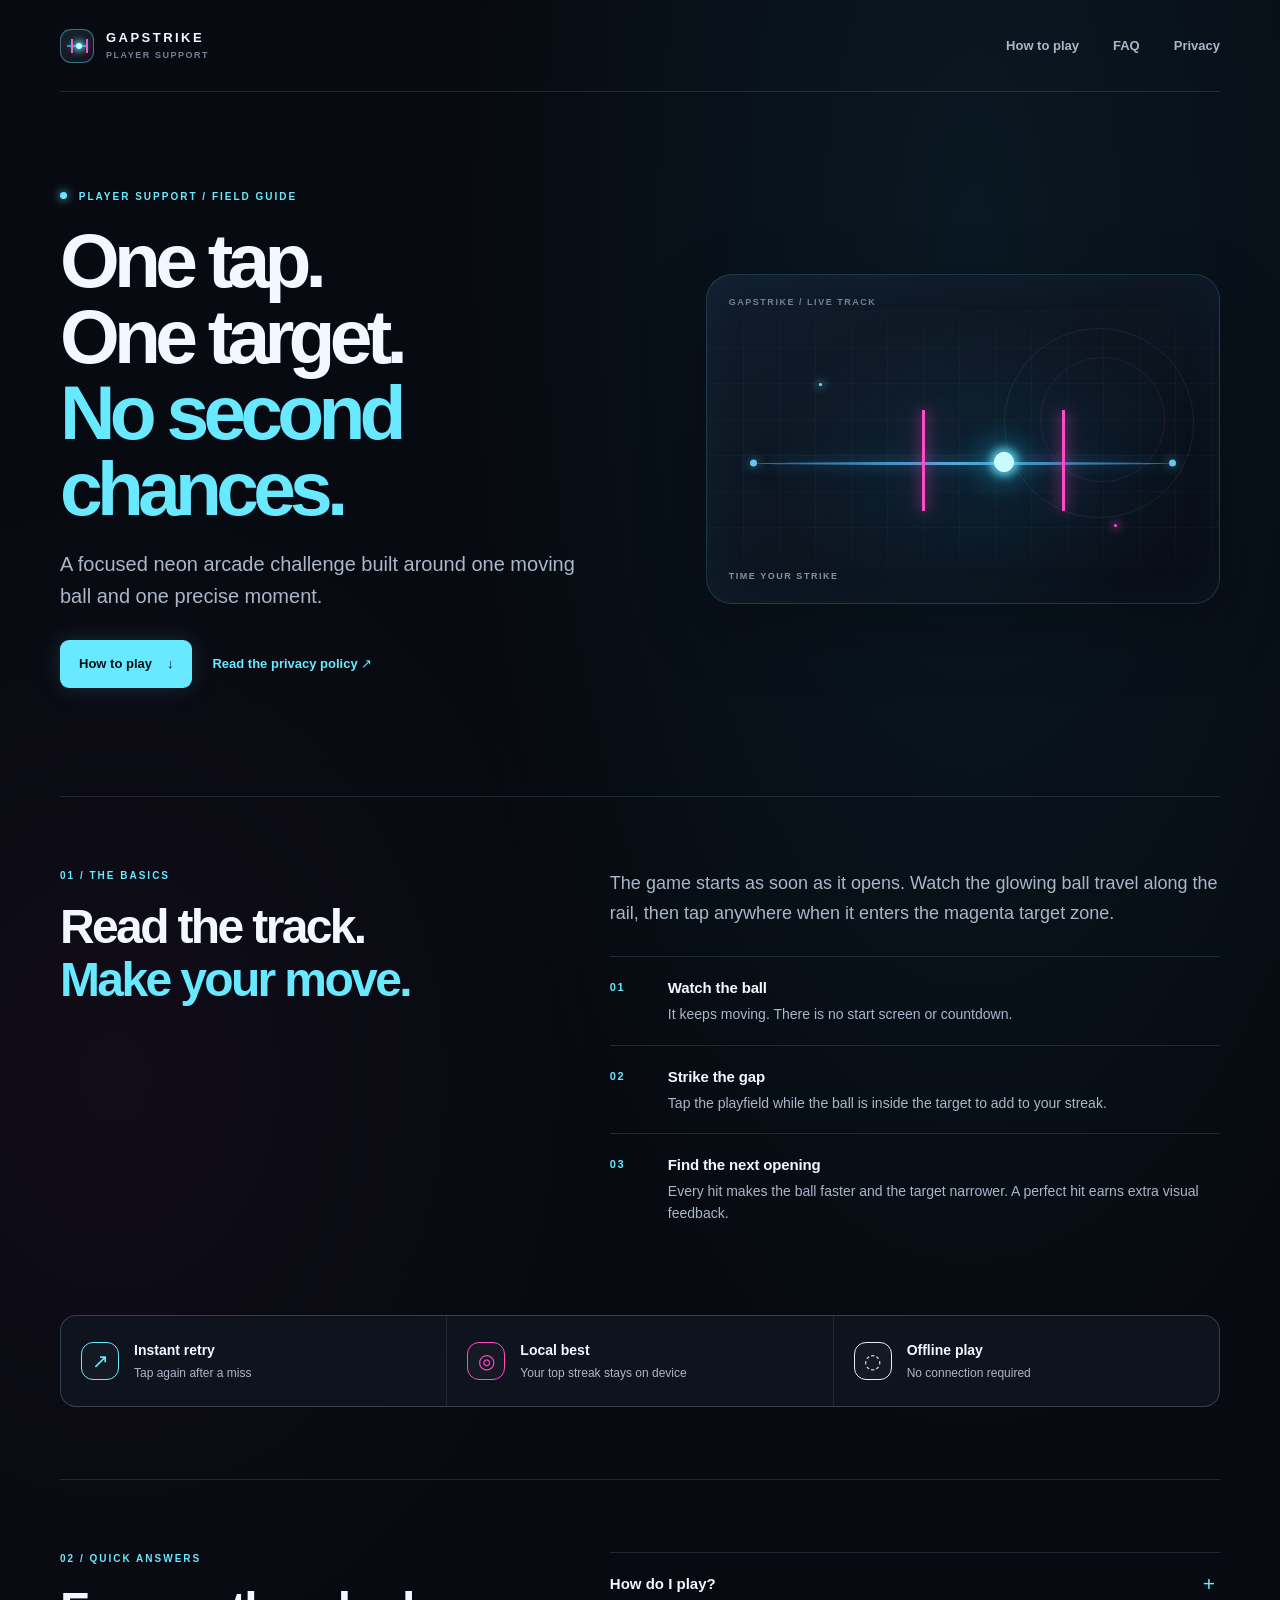
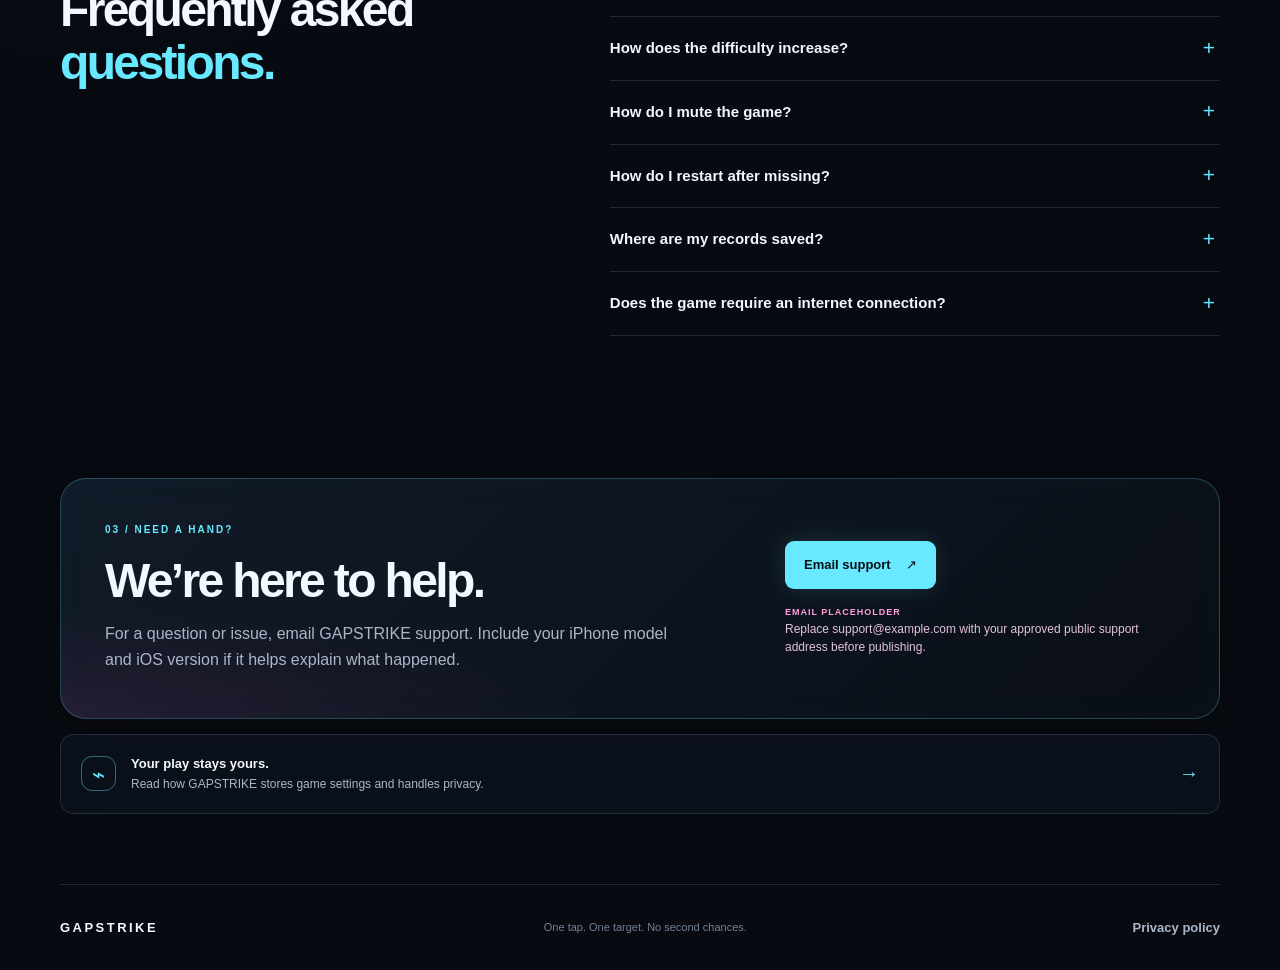
<file: index.html>
<!doctype html>
<html lang="en">
<head>
  <meta charset="utf-8">
  <meta name="viewport" content="width=device-width, initial-scale=1">
  <meta name="theme-color" content="#070a10">
  <meta name="description" content="GAPSTRIKE player support: how to play, game FAQs, and contact information.">
  <title>GAPSTRIKE — Player Support</title>
  <link rel="icon" href="favicon.svg" type="image/svg+xml">
  <link rel="stylesheet" href="styles.css">
</head>
<body>
  <a class="skip-link" href="#main">Skip to content</a>

  <header class="site-header">
    <a class="brand" href="index.html" aria-label="GAPSTRIKE support home">
      <span class="brand-mark" aria-hidden="true"><span></span></span>
      <span class="brand-copy"><strong>GAPSTRIKE</strong><small>PLAYER SUPPORT</small></span>
    </a>
    <nav class="site-nav" aria-label="Main navigation">
      <a href="#how-to-play">How to play</a>
      <a href="#faq">FAQ</a>
      <a href="privacy.html">Privacy</a>
    </nav>
  </header>

  <main id="main">
    <section class="hero wrap" aria-labelledby="hero-title">
      <div class="hero-copy">
        <p class="eyebrow"><span class="status-dot" aria-hidden="true"></span> PLAYER SUPPORT / FIELD GUIDE</p>
        <h1 id="hero-title">One tap.<br>One target.<br><span>No second chances.</span></h1>
        <p class="hero-lede">A focused neon arcade challenge built around one moving ball and one precise moment.</p>
        <div class="hero-actions">
          <a class="button button-primary" href="#how-to-play">How to play <span aria-hidden="true">↓</span></a>
          <a class="text-link" href="privacy.html">Read the privacy policy <span aria-hidden="true">↗</span></a>
        </div>
      </div>

      <div class="arena" aria-hidden="true">
        <span class="arena-label">GAPSTRIKE / LIVE TRACK</span>
        <span class="arena-orbit arena-orbit-one"></span>
        <span class="arena-orbit arena-orbit-two"></span>
        <span class="arena-rail"></span>
        <span class="arena-gate"></span>
        <span class="arena-ball"></span>
        <span class="arena-spark arena-spark-one"></span>
        <span class="arena-spark arena-spark-two"></span>
        <span class="arena-readout">TIME YOUR STRIKE</span>
      </div>
    </section>

    <section class="section wrap" id="how-to-play" aria-labelledby="play-title">
      <div class="section-heading">
        <p class="eyebrow">01 / THE BASICS</p>
        <h2 id="play-title">Read the track.<br><span>Make your move.</span></h2>
      </div>
      <div class="play-content">
        <p class="section-intro">The game starts as soon as it opens. Watch the glowing ball travel along the rail, then tap anywhere when it enters the magenta target zone.</p>
        <ol class="steps">
          <li><span class="step-number">01</span><div><h3>Watch the ball</h3><p>It keeps moving. There is no start screen or countdown.</p></div></li>
          <li><span class="step-number">02</span><div><h3>Strike the gap</h3><p>Tap the playfield while the ball is inside the target to add to your streak.</p></div></li>
          <li><span class="step-number">03</span><div><h3>Find the next opening</h3><p>Every hit makes the ball faster and the target narrower. A perfect hit earns extra visual feedback.</p></div></li>
        </ol>
      </div>
    </section>

    <section class="signal-strip wrap" aria-label="Game features">
      <div class="signal"><span class="signal-icon signal-icon-cyan" aria-hidden="true">↗</span><div><strong>Instant retry</strong><span>Tap again after a miss</span></div></div>
      <div class="signal"><span class="signal-icon signal-icon-magenta" aria-hidden="true">◎</span><div><strong>Local best</strong><span>Your top streak stays on device</span></div></div>
      <div class="signal"><span class="signal-icon signal-icon-white" aria-hidden="true">◌</span><div><strong>Offline play</strong><span>No connection required</span></div></div>
    </section>

    <section class="section wrap faq-section" id="faq" aria-labelledby="faq-title">
      <div class="section-heading">
        <p class="eyebrow">02 / QUICK ANSWERS</p>
        <h2 id="faq-title">Frequently asked<br><span>questions.</span></h2>
      </div>
      <div class="faq-list">
        <details>
          <summary>How do I play?</summary>
          <p>Tap anywhere on the playfield when the moving cyan ball is inside the magenta target zone. The run is already moving when the game opens.</p>
        </details>
        <details>
          <summary>How does the difficulty increase?</summary>
          <p>Each successful hit adds one to your streak, speeds up the ball, and makes the target gap smaller. A perfect hit is recognized near the center of the gap and gets extra visual feedback.</p>
        </details>
        <details>
          <summary>How do I mute the game?</summary>
          <p>Tap the speaker icon in the upper-right corner. It turns off synthesized game sounds; haptic feedback is controlled separately by iOS.</p>
        </details>
        <details>
          <summary>How do I restart after missing?</summary>
          <p>A miss ends the current run. Tap the playfield once to start again immediately—there is no menu or countdown.</p>
        </details>
        <details>
          <summary>Where are my records saved?</summary>
          <p>Your highest streak is saved in the app’s local iOS preferences on your device. GAPSTRIKE does not send the score to a developer server or provide an online leaderboard.</p>
        </details>
        <details>
          <summary>Does the game require an internet connection?</summary>
          <p>No. The game works offline and does not need an internet connection to play.</p>
        </details>
      </div>
    </section>

    <section class="contact-section wrap" id="support" aria-labelledby="support-title">
      <div class="contact-card">
        <div>
          <p class="eyebrow">03 / NEED A HAND?</p>
          <h2 id="support-title">We’re here to help.</h2>
          <p>For a question or issue, email GAPSTRIKE support. Include your iPhone model and iOS version if it helps explain what happened.</p>
        </div>
        <div class="contact-action">
          <a class="button button-primary email-link" href="mailto:support@example.com?subject=GAPSTRIKE%20Support">Email support <span aria-hidden="true">↗</span></a>
          <p class="placeholder-note"><strong>EMAIL PLACEHOLDER</strong><br>Replace support@example.com with your approved public support address before publishing.</p>
        </div>
      </div>
      <a class="privacy-callout" href="privacy.html"><span class="privacy-icon" aria-hidden="true">⌁</span><span><strong>Your play stays yours.</strong><small>Read how GAPSTRIKE stores game settings and handles privacy.</small></span><span class="callout-arrow" aria-hidden="true">→</span></a>
    </section>
  </main>

  <footer class="site-footer wrap">
    <a class="footer-brand" href="index.html">GAPSTRIKE</a>
    <span>One tap. One target. No second chances.</span>
    <a href="privacy.html">Privacy policy</a>
  </footer>
</body>
</html>
</file>
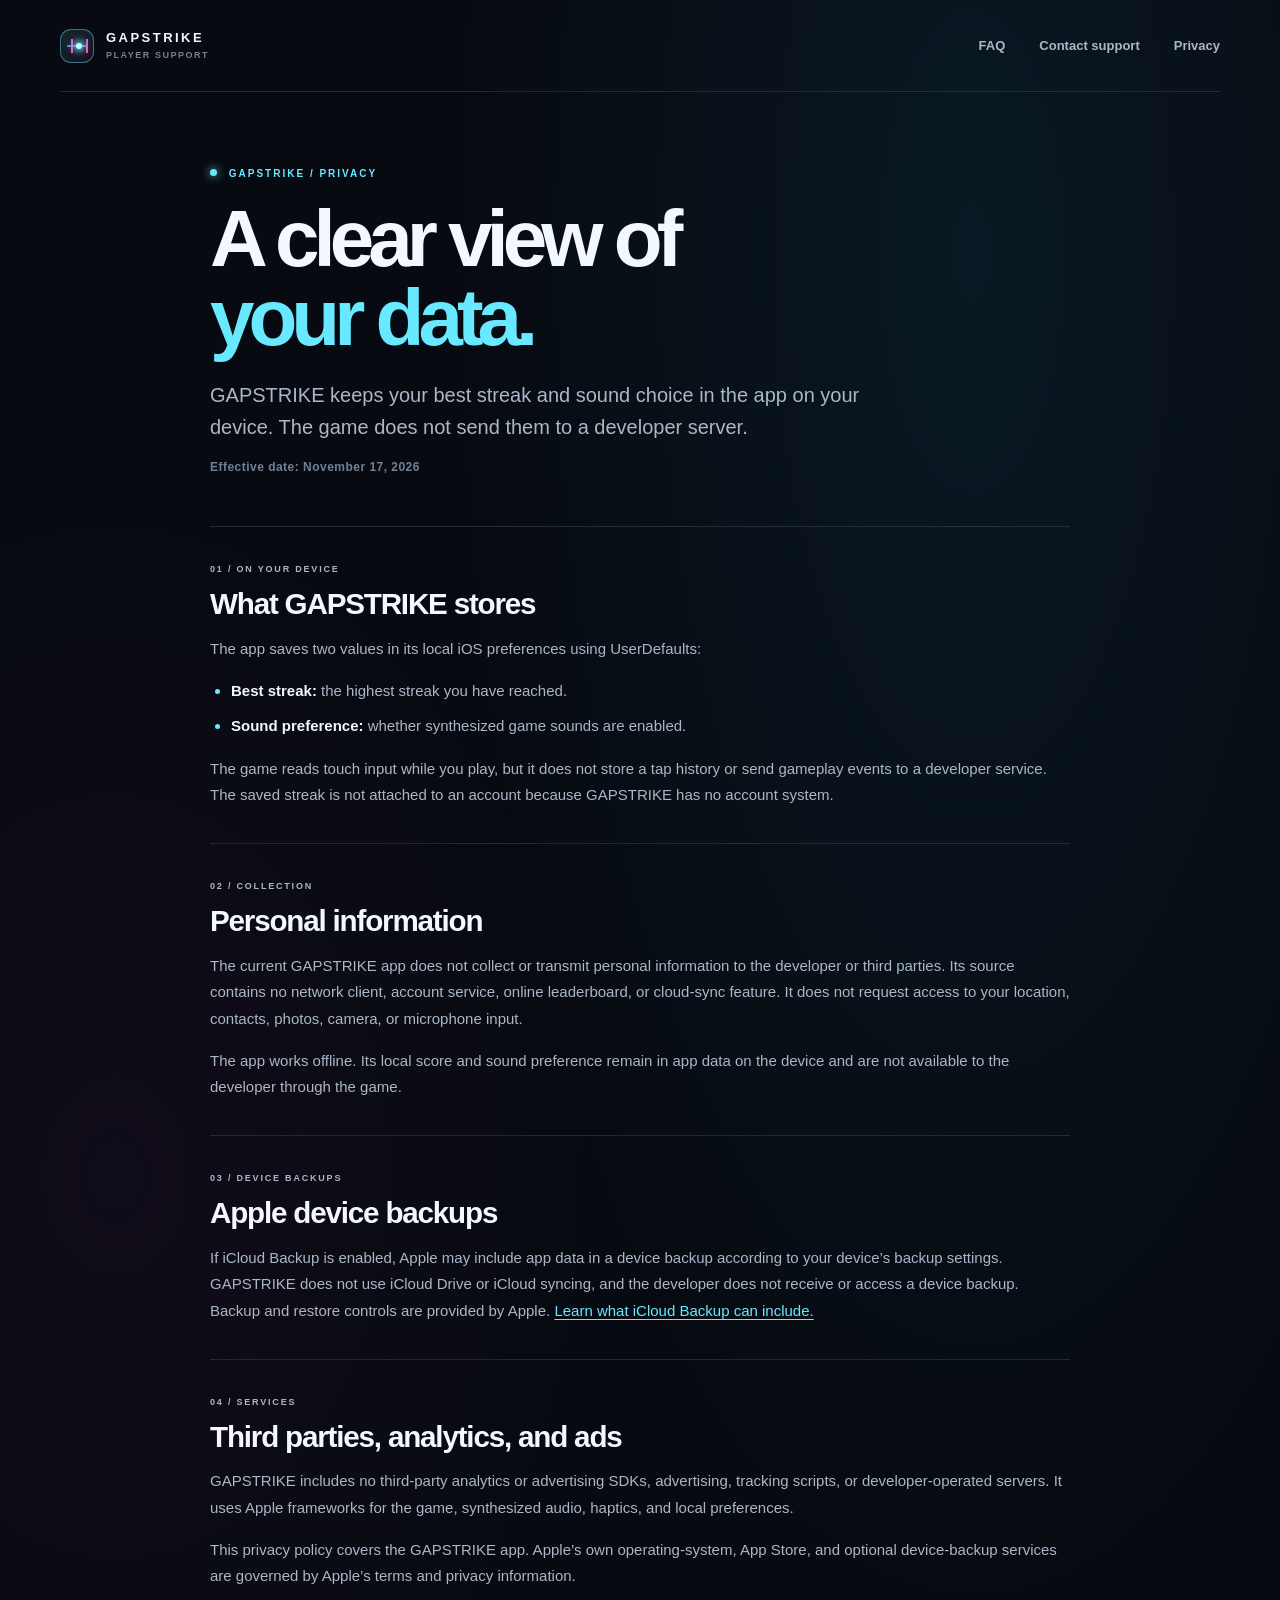
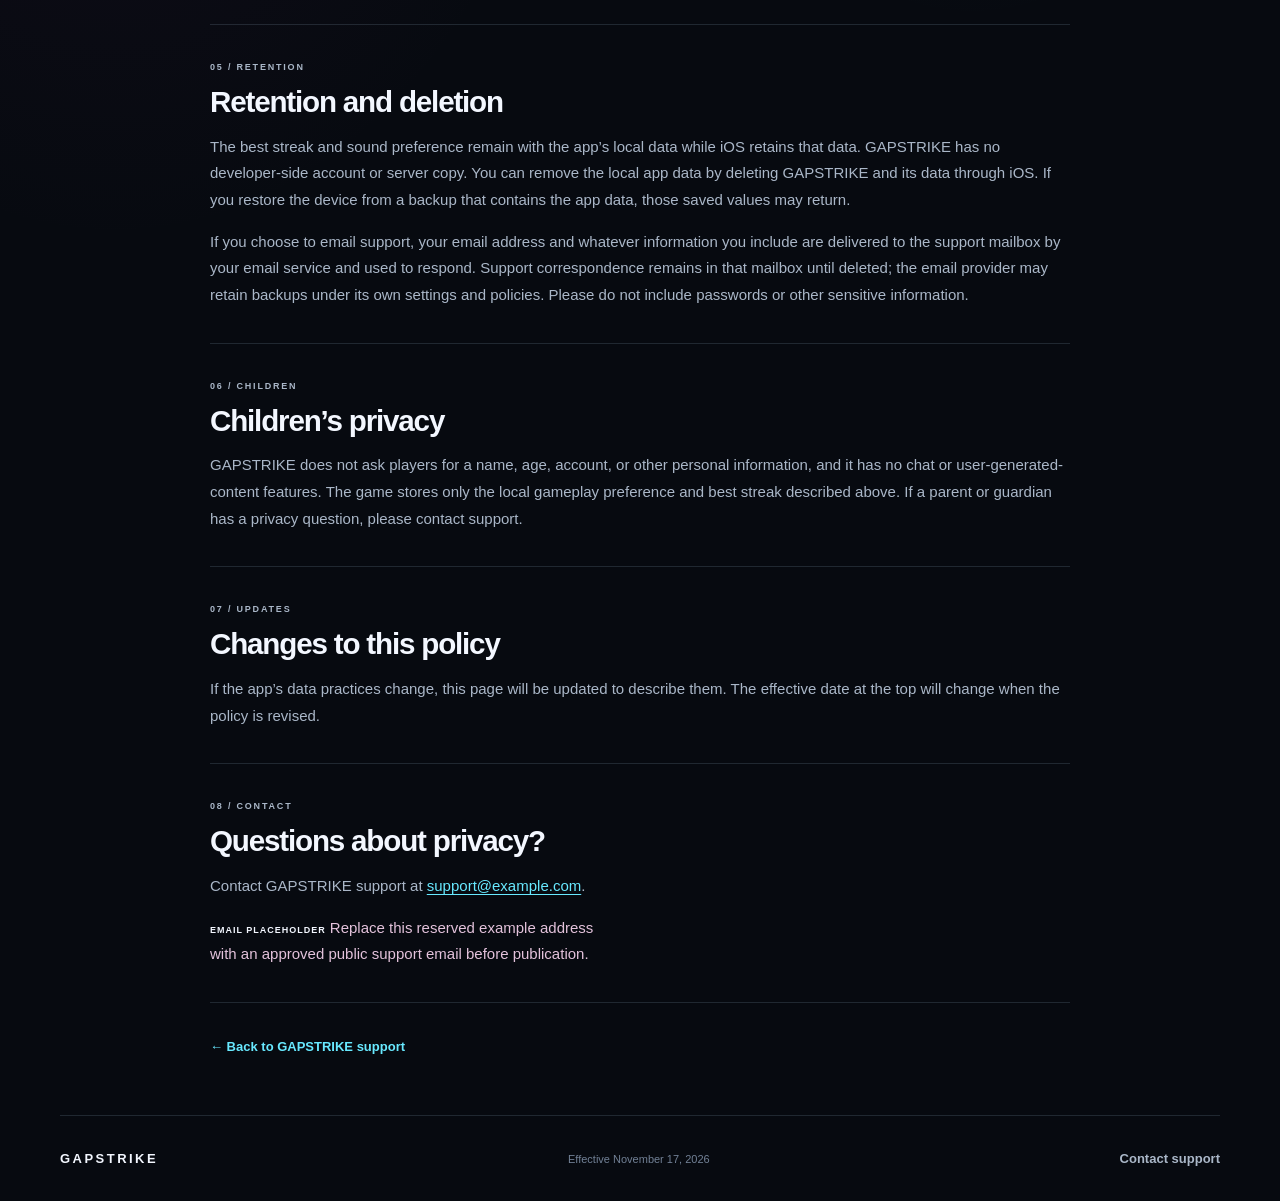
<file: privacy.html>
<!doctype html>
<html lang="en">
<head>
  <meta charset="utf-8">
  <meta name="viewport" content="width=device-width, initial-scale=1">
  <meta name="theme-color" content="#070a10">
  <meta name="description" content="GAPSTRIKE privacy policy. Learn what game information stays on your device and how to contact support.">
  <title>Privacy Policy — GAPSTRIKE</title>
  <link rel="icon" href="favicon.svg" type="image/svg+xml">
  <link rel="stylesheet" href="styles.css">
</head>
<body>
  <a class="skip-link" href="#main">Skip to content</a>

  <header class="site-header">
    <a class="brand" href="index.html" aria-label="GAPSTRIKE support home">
      <span class="brand-mark" aria-hidden="true"><span></span></span>
      <span class="brand-copy"><strong>GAPSTRIKE</strong><small>PLAYER SUPPORT</small></span>
    </a>
    <nav class="site-nav" aria-label="Main navigation">
      <a href="index.html#faq">FAQ</a>
      <a href="index.html#support">Contact support</a>
      <a href="privacy.html" aria-current="page">Privacy</a>
    </nav>
  </header>

  <main id="main" class="policy-wrap">
    <section class="policy-hero" aria-labelledby="policy-title">
      <p class="eyebrow"><span class="status-dot" aria-hidden="true"></span> GAPSTRIKE / PRIVACY</p>
      <h1 id="policy-title">A clear view of<br><span>your data.</span></h1>
      <p class="policy-lede">GAPSTRIKE keeps your best streak and sound choice in the app on your device. The game does not send them to a developer server.</p>
      <p class="effective-date">Effective date: November 17, 2026</p>
    </section>

    <article class="policy-content">
      <section aria-labelledby="local-title">
        <p class="eyebrow">01 / ON YOUR DEVICE</p>
        <h2 id="local-title">What GAPSTRIKE stores</h2>
        <p>The app saves two values in its local iOS preferences using UserDefaults:</p>
        <ul>
          <li><strong>Best streak:</strong> the highest streak you have reached.</li>
          <li><strong>Sound preference:</strong> whether synthesized game sounds are enabled.</li>
        </ul>
        <p>The game reads touch input while you play, but it does not store a tap history or send gameplay events to a developer service. The saved streak is not attached to an account because GAPSTRIKE has no account system.</p>
      </section>

      <section aria-labelledby="collection-title">
        <p class="eyebrow">02 / COLLECTION</p>
        <h2 id="collection-title">Personal information</h2>
        <p>The current GAPSTRIKE app does not collect or transmit personal information to the developer or third parties. Its source contains no network client, account service, online leaderboard, or cloud-sync feature. It does not request access to your location, contacts, photos, camera, or microphone input.</p>
        <p>The app works offline. Its local score and sound preference remain in app data on the device and are not available to the developer through the game.</p>
      </section>

      <section aria-labelledby="backup-title">
        <p class="eyebrow">03 / DEVICE BACKUPS</p>
        <h2 id="backup-title">Apple device backups</h2>
        <p>If iCloud Backup is enabled, Apple may include app data in a device backup according to your device’s backup settings. GAPSTRIKE does not use iCloud Drive or iCloud syncing, and the developer does not receive or access a device backup. Backup and restore controls are provided by Apple. <a href="https://support.apple.com/en-us/108770">Learn what iCloud Backup can include.</a></p>
      </section>

      <section aria-labelledby="third-party-title">
        <p class="eyebrow">04 / SERVICES</p>
        <h2 id="third-party-title">Third parties, analytics, and ads</h2>
        <p>GAPSTRIKE includes no third-party analytics or advertising SDKs, advertising, tracking scripts, or developer-operated servers. It uses Apple frameworks for the game, synthesized audio, haptics, and local preferences.</p>
        <p>This privacy policy covers the GAPSTRIKE app. Apple’s own operating-system, App Store, and optional device-backup services are governed by Apple’s terms and privacy information.</p>
      </section>

      <section aria-labelledby="retention-title">
        <p class="eyebrow">05 / RETENTION</p>
        <h2 id="retention-title">Retention and deletion</h2>
        <p>The best streak and sound preference remain with the app’s local data while iOS retains that data. GAPSTRIKE has no developer-side account or server copy. You can remove the local app data by deleting GAPSTRIKE and its data through iOS. If you restore the device from a backup that contains the app data, those saved values may return.</p>
        <p>If you choose to email support, your email address and whatever information you include are delivered to the support mailbox by your email service and used to respond. Support correspondence remains in that mailbox until deleted; the email provider may retain backups under its own settings and policies. Please do not include passwords or other sensitive information.</p>
      </section>

      <section aria-labelledby="children-title">
        <p class="eyebrow">06 / CHILDREN</p>
        <h2 id="children-title">Children’s privacy</h2>
        <p>GAPSTRIKE does not ask players for a name, age, account, or other personal information, and it has no chat or user-generated-content features. The game stores only the local gameplay preference and best streak described above. If a parent or guardian has a privacy question, please contact support.</p>
      </section>

      <section aria-labelledby="changes-title">
        <p class="eyebrow">07 / UPDATES</p>
        <h2 id="changes-title">Changes to this policy</h2>
        <p>If the app’s data practices change, this page will be updated to describe them. The effective date at the top will change when the policy is revised.</p>
      </section>

      <section class="policy-contact" aria-labelledby="contact-title">
        <p class="eyebrow">08 / CONTACT</p>
        <h2 id="contact-title">Questions about privacy?</h2>
        <p>Contact GAPSTRIKE support at <a href="mailto:support@example.com?subject=GAPSTRIKE%20Privacy">support@example.com</a>.</p>
        <p class="placeholder-note"><strong>EMAIL PLACEHOLDER</strong> Replace this reserved example address with an approved public support email before publication.</p>
      </section>
    </article>

    <p class="back-link"><a href="index.html">← Back to GAPSTRIKE support</a></p>
  </main>

  <footer class="site-footer wrap">
    <a class="footer-brand" href="index.html">GAPSTRIKE</a>
    <span>Effective November 17, 2026</span>
    <a href="index.html#support">Contact support</a>
  </footer>
</body>
</html>
</file>
<file: styles.css>
:root {
  color-scheme: dark;
  --bg: #070a10;
  --panel: #0d131d;
  --panel-raised: #111a26;
  --text: #f3f7ff;
  --muted: #aab7c8;
  --quiet: #728196;
  --line: rgba(177, 205, 232, 0.15);
  --cyan: #68e9ff;
  --magenta: #ff4bc8;
  --max-width: 1160px;
  --radius-lg: 26px;
  font-synthesis: none;
  text-rendering: optimizeLegibility;
}

* {
  box-sizing: border-box;
}

html {
  background: var(--bg);
  scroll-behavior: smooth;
  scroll-padding-top: 28px;
}

body {
  min-width: 320px;
  margin: 0;
  color: var(--text);
  background:
    radial-gradient(ellipse at 76% 9%, rgba(28, 139, 188, 0.11), transparent 33rem),
    radial-gradient(ellipse at 9% 42%, rgba(126, 36, 125, 0.08), transparent 30rem),
    var(--bg);
  font-family: -apple-system, BlinkMacSystemFont, "Segoe UI", sans-serif;
  font-size: 16px;
  line-height: 1.65;
  -webkit-font-smoothing: antialiased;
}

a {
  color: var(--cyan);
  text-decoration-thickness: 1px;
  text-underline-offset: 0.2em;
}

a:hover {
  color: #b7f5ff;
}

a:focus-visible,
summary:focus-visible {
  outline: 3px solid var(--cyan);
  outline-offset: 5px;
  border-radius: 3px;
}

button,
summary,
a {
  -webkit-tap-highlight-color: rgba(104, 233, 255, 0.16);
}

.wrap {
  width: min(var(--max-width), calc(100% - 48px));
  margin-inline: auto;
}

.skip-link {
  position: absolute;
  z-index: 10;
  top: 10px;
  left: 12px;
  transform: translateY(-160%);
  padding: 10px 14px;
  border-radius: 8px;
  color: var(--bg);
  background: var(--cyan);
  font-weight: 700;
}

.skip-link:focus {
  transform: translateY(0);
}

.site-header {
  width: min(var(--max-width), calc(100% - 48px));
  min-height: 92px;
  margin-inline: auto;
  display: flex;
  align-items: center;
  justify-content: space-between;
  gap: 24px;
  border-bottom: 1px solid var(--line);
}

.brand {
  display: inline-flex;
  align-items: center;
  gap: 12px;
  color: var(--text);
  text-decoration: none;
}

.brand-mark {
  position: relative;
  display: grid;
  width: 34px;
  height: 34px;
  place-items: center;
  border: 1px solid rgba(104, 233, 255, 0.42);
  border-radius: 11px;
  background: linear-gradient(145deg, rgba(104, 233, 255, 0.13), rgba(255, 75, 200, 0.08));
}

.brand-mark::before {
  position: absolute;
  width: 20px;
  height: 2px;
  background: #428dbb;
  box-shadow: 0 0 9px rgba(104, 233, 255, 0.38);
  content: "";
}

.brand-mark::after {
  position: absolute;
  left: 10px;
  width: 13px;
  height: 14px;
  border-right: 2px solid var(--magenta);
  border-left: 2px solid var(--magenta);
  content: "";
}

.brand-mark span {
  z-index: 1;
  width: 6px;
  height: 6px;
  margin-left: 3px;
  border-radius: 50%;
  background: #c6fbff;
  box-shadow: 0 0 7px 2px var(--cyan);
}

.brand-copy {
  display: grid;
  gap: 0;
  line-height: 1.2;
}

.brand-copy strong,
.footer-brand {
  font-size: 13px;
  font-weight: 800;
  letter-spacing: 0.19em;
}

.brand-copy small {
  margin-top: 5px;
  color: var(--quiet);
  font-size: 9px;
  font-weight: 700;
  letter-spacing: 0.17em;
}

.site-nav {
  display: flex;
  align-items: center;
  gap: clamp(14px, 3vw, 34px);
}

.site-nav a,
.site-footer a {
  color: var(--muted);
  font-size: 13px;
  font-weight: 650;
  text-decoration: none;
}

.site-nav a:hover,
.site-footer a:hover {
  color: var(--cyan);
}

.hero {
  display: grid;
  grid-template-columns: minmax(0, 1fr);
  align-items: center;
  gap: 38px;
  padding-block: 76px 90px;
}

.hero-copy {
  max-width: 660px;
}

.eyebrow {
  margin: 0 0 18px;
  color: var(--cyan);
  font-size: 10px;
  font-weight: 800;
  letter-spacing: 0.2em;
  line-height: 1.4;
}

.status-dot {
  display: inline-block;
  width: 7px;
  height: 7px;
  margin-right: 7px;
  border-radius: 50%;
  background: var(--cyan);
  box-shadow: 0 0 10px var(--cyan);
  vertical-align: 1px;
}

h1,
h2,
h3,
p {
  margin-top: 0;
}

.hero h1,
.policy-hero h1 {
  margin-bottom: 22px;
  font-size: clamp(3rem, 11vw, 5.6rem);
  font-weight: 720;
  letter-spacing: -0.075em;
  line-height: 0.99;
}

.hero h1 span,
.section-heading h2 span,
.policy-hero h1 span {
  color: var(--cyan);
}

.hero-lede,
.policy-lede {
  max-width: 540px;
  margin-bottom: 28px;
  color: var(--muted);
  font-size: clamp(17px, 2vw, 20px);
  line-height: 1.6;
}

.hero-actions {
  display: flex;
  flex-wrap: wrap;
  align-items: center;
  gap: 20px;
}

.button {
  min-height: 48px;
  display: inline-flex;
  align-items: center;
  justify-content: center;
  gap: 15px;
  padding: 11px 18px;
  border: 1px solid transparent;
  border-radius: 9px;
  font-size: 13px;
  font-weight: 800;
  text-decoration: none;
  transition: transform 180ms ease, box-shadow 180ms ease, background 180ms ease;
}

.button:hover {
  transform: translateY(-2px);
}

.button-primary {
  color: #061017;
  background: var(--cyan);
  box-shadow: 0 0 24px rgba(104, 233, 255, 0.15);
}

.button-primary:hover {
  color: #061017;
  background: #9af2ff;
  box-shadow: 0 0 30px rgba(104, 233, 255, 0.26);
}

.text-link {
  font-size: 13px;
  font-weight: 700;
  text-decoration: none;
}

.arena {
  position: relative;
  min-height: 250px;
  overflow: hidden;
  border: 1px solid rgba(104, 233, 255, 0.17);
  border-radius: var(--radius-lg);
  background:
    radial-gradient(ellipse at 54% 58%, rgba(20, 134, 180, 0.13), transparent 55%),
    linear-gradient(145deg, rgba(18, 31, 47, 0.83), rgba(9, 13, 22, 0.92));
  box-shadow: inset 0 0 48px rgba(69, 157, 194, 0.06), 0 24px 70px rgba(0, 0, 0, 0.24);
}

.arena::before {
  position: absolute;
  inset: 0;
  background-image:
    linear-gradient(rgba(151, 201, 222, 0.035) 1px, transparent 1px),
    linear-gradient(90deg, rgba(151, 201, 222, 0.035) 1px, transparent 1px);
  background-size: 36px 36px;
  mask-image: linear-gradient(transparent, #000 25%, #000 78%, transparent);
  content: "";
}

.arena-label,
.arena-readout {
  position: absolute;
  z-index: 2;
  left: 22px;
  color: var(--quiet);
  font-size: 9px;
  font-weight: 750;
  letter-spacing: 0.17em;
}

.arena-label {
  top: 20px;
}

.arena-readout {
  bottom: 19px;
  color: #8191a5;
}

.arena-rail {
  position: absolute;
  top: 57%;
  right: 9%;
  left: 9%;
  height: 3px;
  border-radius: 50%;
  background: linear-gradient(90deg, #24639a, #52a9d6 48%, #24639a);
  box-shadow: 0 0 14px rgba(75, 185, 238, 0.52), 0 0 34px rgba(37, 116, 183, 0.35);
}

.arena-rail::before,
.arena-rail::after {
  position: absolute;
  top: 50%;
  width: 7px;
  height: 7px;
  transform: translateY(-50%);
  border-radius: 50%;
  background: #61c6f2;
  box-shadow: 0 0 11px rgba(104, 233, 255, 0.68);
  content: "";
}

.arena-rail::before {
  left: -3px;
}

.arena-rail::after {
  right: -3px;
}

.arena-gate {
  position: absolute;
  top: 41%;
  left: 42%;
  width: 28%;
  height: 31%;
  border-right: 3px solid var(--magenta);
  border-left: 3px solid var(--magenta);
  filter: drop-shadow(0 0 7px rgba(255, 75, 200, 0.88)) drop-shadow(0 0 20px rgba(255, 75, 200, 0.34));
}

.arena-ball {
  position: absolute;
  top: calc(57% - 10px);
  left: 56%;
  width: 20px;
  height: 20px;
  border: 1px solid #fff;
  border-radius: 50%;
  background: #c8fbff;
  box-shadow: 0 0 8px 4px rgba(104, 233, 255, 0.78), 0 0 28px 12px rgba(37, 189, 230, 0.35);
  animation: ball-breathe 2.8s ease-in-out infinite;
}

.arena-orbit {
  position: absolute;
  border: 1px solid rgba(104, 233, 255, 0.09);
  border-radius: 50%;
}

.arena-orbit-one {
  top: 16%;
  left: 58%;
  width: 190px;
  height: 190px;
}

.arena-orbit-two {
  top: 25%;
  left: 65%;
  width: 125px;
  height: 125px;
  border-color: rgba(255, 75, 200, 0.11);
}

.arena-spark {
  position: absolute;
  width: 3px;
  height: 3px;
  border-radius: 50%;
  background: var(--cyan);
  box-shadow: 0 0 9px 2px rgba(104, 233, 255, 0.48);
}

.arena-spark-one {
  top: 33%;
  left: 22%;
}

.arena-spark-two {
  top: 76%;
  right: 20%;
  background: var(--magenta);
  box-shadow: 0 0 9px 2px rgba(255, 75, 200, 0.55);
}

@keyframes ball-breathe {
  0%, 100% { box-shadow: 0 0 8px 4px rgba(104, 233, 255, 0.72), 0 0 28px 12px rgba(37, 189, 230, 0.3); }
  50% { box-shadow: 0 0 11px 6px rgba(104, 233, 255, 0.88), 0 0 38px 15px rgba(37, 189, 230, 0.4); }
}

.section {
  display: grid;
  grid-template-columns: minmax(0, 0.86fr) minmax(0, 1.14fr);
  gap: clamp(32px, 7vw, 100px);
  padding-block: 72px;
  border-top: 1px solid var(--line);
}

.section-heading h2,
.contact-card h2,
.policy-content h2 {
  margin-bottom: 0;
  font-size: clamp(2rem, 5vw, 3rem);
  font-weight: 680;
  letter-spacing: -0.055em;
  line-height: 1.1;
}

.section-intro {
  max-width: 620px;
  margin: 0 0 28px;
  color: var(--muted);
  font-size: 18px;
  line-height: 1.65;
}

.steps {
  display: grid;
  gap: 0;
  margin: 0;
  padding: 0;
  list-style: none;
}

.steps li {
  display: grid;
  grid-template-columns: 46px 1fr;
  gap: 12px;
  padding-block: 19px;
  border-top: 1px solid var(--line);
}

.step-number {
  padding-top: 2px;
  color: var(--cyan);
  font-size: 11px;
  font-weight: 800;
  letter-spacing: 0.13em;
}

.steps h3 {
  margin-bottom: 3px;
  font-size: 15px;
  letter-spacing: -0.01em;
}

.steps p {
  margin-bottom: 0;
  color: var(--muted);
  font-size: 14px;
  line-height: 1.55;
}

.signal-strip {
  display: grid;
  grid-template-columns: 1fr;
  gap: 1px;
  overflow: hidden;
  border: 1px solid var(--line);
  border-radius: 16px;
  background: var(--line);
}

.signal {
  min-height: 90px;
  display: flex;
  align-items: center;
  gap: 15px;
  padding: 18px 20px;
  background: rgba(13, 19, 29, 0.94);
}

.signal-icon {
  width: 38px;
  height: 38px;
  display: grid;
  flex: 0 0 auto;
  place-items: center;
  border: 1px solid currentColor;
  border-radius: 12px;
  background: rgba(255, 255, 255, 0.025);
  font-size: 20px;
  line-height: 1;
}

.signal-icon-cyan { color: var(--cyan); }
.signal-icon-magenta { color: var(--magenta); }
.signal-icon-white { color: #e3ebf7; }

.signal div {
  display: grid;
  gap: 2px;
}

.signal strong {
  font-size: 14px;
}

.signal div span {
  color: var(--muted);
  font-size: 12px;
}

.faq-section {
  margin-top: 72px;
}

.faq-list {
  border-top: 1px solid var(--line);
}

.faq-list details {
  border-bottom: 1px solid var(--line);
}

.faq-list summary {
  position: relative;
  padding: 19px 38px 19px 0;
  color: var(--text);
  cursor: pointer;
  font-size: 15px;
  font-weight: 680;
  list-style: none;
}

.faq-list summary::-webkit-details-marker {
  display: none;
}

.faq-list summary::after {
  position: absolute;
  top: 50%;
  right: 5px;
  color: var(--cyan);
  content: "+";
  font-size: 21px;
  font-weight: 400;
  transform: translateY(-52%);
}

.faq-list details[open] summary::after {
  color: var(--magenta);
  content: "−";
}

.faq-list details p {
  max-width: 660px;
  margin: -3px 32px 19px 0;
  color: var(--muted);
  font-size: 14px;
  line-height: 1.7;
}

.contact-section {
  padding-block: 70px 52px;
}

.contact-card {
  display: grid;
  grid-template-columns: 1fr;
  gap: 28px;
  padding: clamp(24px, 5vw, 44px);
  border: 1px solid rgba(104, 233, 255, 0.24);
  border-radius: var(--radius-lg);
  background:
    radial-gradient(ellipse at 0 100%, rgba(255, 75, 200, 0.09), transparent 33rem),
    linear-gradient(135deg, rgba(18, 28, 41, 0.94), rgba(10, 15, 23, 0.96));
  box-shadow: 0 24px 75px rgba(0, 0, 0, 0.21), inset 0 0 46px rgba(104, 233, 255, 0.025);
}

.contact-card h2 {
  margin-bottom: 13px;
}

.contact-card > div:first-child > p:last-child {
  max-width: 570px;
  margin-bottom: 0;
  color: var(--muted);
}

.contact-action {
  display: grid;
  justify-items: start;
  align-content: center;
  gap: 13px;
}

.placeholder-note {
  max-width: 390px;
  margin: 0;
  color: #e3c2db;
  font-size: 12px;
  line-height: 1.5;
}

.placeholder-note strong {
  color: #ff9dde;
  font-size: 9px;
  letter-spacing: 0.11em;
}

.privacy-callout {
  display: flex;
  align-items: center;
  gap: 15px;
  margin-top: 15px;
  padding: 18px 20px;
  border: 1px solid var(--line);
  border-radius: 14px;
  color: var(--text);
  background: rgba(13, 19, 29, 0.76);
  text-decoration: none;
}

.privacy-callout:hover {
  border-color: rgba(104, 233, 255, 0.5);
  color: var(--text);
}

.privacy-icon {
  width: 35px;
  height: 35px;
  display: grid;
  flex: 0 0 auto;
  place-items: center;
  border: 1px solid rgba(104, 233, 255, 0.42);
  border-radius: 11px;
  color: var(--cyan);
  font-size: 22px;
}

.privacy-callout > span:nth-child(2) {
  display: grid;
  gap: 1px;
}

.privacy-callout strong {
  font-size: 13px;
}

.privacy-callout small {
  color: var(--muted);
  font-size: 12px;
}

.callout-arrow {
  margin-left: auto;
  color: var(--cyan);
  font-size: 20px;
}

.site-footer {
  min-height: 86px;
  display: flex;
  align-items: center;
  justify-content: space-between;
  gap: 20px;
  margin-top: 18px;
  border-top: 1px solid var(--line);
}

.site-footer span {
  color: var(--quiet);
  font-size: 11px;
}

.footer-brand {
  color: var(--text) !important;
  text-decoration: none;
}

.policy-wrap {
  width: min(860px, calc(100% - 48px));
  margin-inline: auto;
}

.policy-hero {
  padding-block: 75px 48px;
  border-bottom: 1px solid var(--line);
}

.policy-hero h1 {
  font-size: clamp(3rem, 9vw, 5rem);
}

.policy-lede {
  max-width: 690px;
  margin-bottom: 15px;
}

.effective-date {
  margin-bottom: 0;
  color: var(--quiet);
  font-size: 12px;
  font-weight: 650;
  letter-spacing: 0.04em;
}

.policy-content section {
  padding-block: 34px;
  border-bottom: 1px solid var(--line);
}

.policy-content .eyebrow {
  margin-bottom: 11px;
  font-size: 9px;
}

.policy-content h2 {
  margin-bottom: 15px;
  font-size: clamp(1.45rem, 4vw, 1.85rem);
  letter-spacing: -0.04em;
}

.policy-content p,
.policy-content li {
  color: var(--muted);
  font-size: 15px;
  line-height: 1.78;
}

.policy-content p:last-child {
  margin-bottom: 0;
}

.policy-content ul {
  display: grid;
  gap: 8px;
  padding-left: 21px;
}

.policy-content li::marker {
  color: var(--cyan);
}

.policy-content strong {
  color: var(--text);
}

.policy-content a {
  overflow-wrap: anywhere;
}

.policy-contact {
  margin-bottom: 6px;
}

.policy-contact .placeholder-note {
  margin-top: 13px;
  color: #e3c2db;
}

.back-link {
  margin-block: 30px 56px;
}

.back-link a {
  color: var(--cyan);
  font-size: 13px;
  font-weight: 700;
  text-decoration: none;
}

@media (min-width: 760px) {
  .hero {
    grid-template-columns: minmax(0, 1.08fr) minmax(320px, 0.92fr);
    gap: 42px;
    padding-block: 98px 108px;
  }

  .hero h1 {
    font-size: clamp(4.2rem, 6vw, 5.6rem);
  }

  .arena {
    min-height: 330px;
  }

  .signal-strip {
    grid-template-columns: repeat(3, 1fr);
  }

  .contact-card {
    grid-template-columns: 1fr auto;
    align-items: center;
  }
}

@media (max-width: 560px) {
  .wrap,
  .site-header,
  .policy-wrap {
    width: min(100% - 36px, var(--max-width));
  }

  .site-header {
    min-height: 78px;
    gap: 10px;
  }

  .site-nav {
    gap: 13px;
  }

  .site-nav a {
    font-size: 11px;
  }

  .brand {
    gap: 8px;
  }

  .brand-mark {
    width: 31px;
    height: 31px;
  }

  .brand-copy strong {
    font-size: 11px;
  }

  .brand-copy small {
    font-size: 8px;
    letter-spacing: 0.12em;
  }

  .hero {
    gap: 34px;
    padding-block: 58px 64px;
  }

  .hero h1 {
    font-size: clamp(2.8rem, 13vw, 4rem);
  }

  .hero-actions {
    align-items: flex-start;
    flex-direction: column;
    gap: 15px;
  }

  .arena {
    min-height: 220px;
  }

  .section {
    grid-template-columns: 1fr;
    gap: 25px;
    padding-block: 56px;
  }

  .faq-section {
    margin-top: 55px;
  }

  .signal-strip {
    width: min(100% - 36px, var(--max-width));
  }

  .signal {
    min-height: 78px;
  }

  .contact-section {
    padding-top: 56px;
  }

  .privacy-callout {
    gap: 11px;
    padding: 15px 13px;
  }

  .privacy-callout small {
    font-size: 11px;
  }

  .site-footer {
    min-height: 105px;
    flex-wrap: wrap;
    justify-content: space-between;
    gap: 8px 18px;
    padding-block: 20px;
  }

  .site-footer span {
    order: 3;
    width: 100%;
  }

  .policy-hero {
    padding-block: 57px 34px;
  }

  .policy-content section {
    padding-block: 28px;
  }
}

@media (max-width: 370px) {
  .site-nav {
    gap: 9px;
  }

  .site-nav a {
    font-size: 10px;
  }

  .brand-copy small {
    letter-spacing: 0.08em;
  }
}

@media (prefers-reduced-motion: reduce) {
  html {
    scroll-behavior: auto;
  }

  *,
  *::before,
  *::after {
    animation-duration: 0.01ms !important;
    animation-iteration-count: 1 !important;
    scroll-behavior: auto !important;
    transition-duration: 0.01ms !important;
  }
}
</file>
